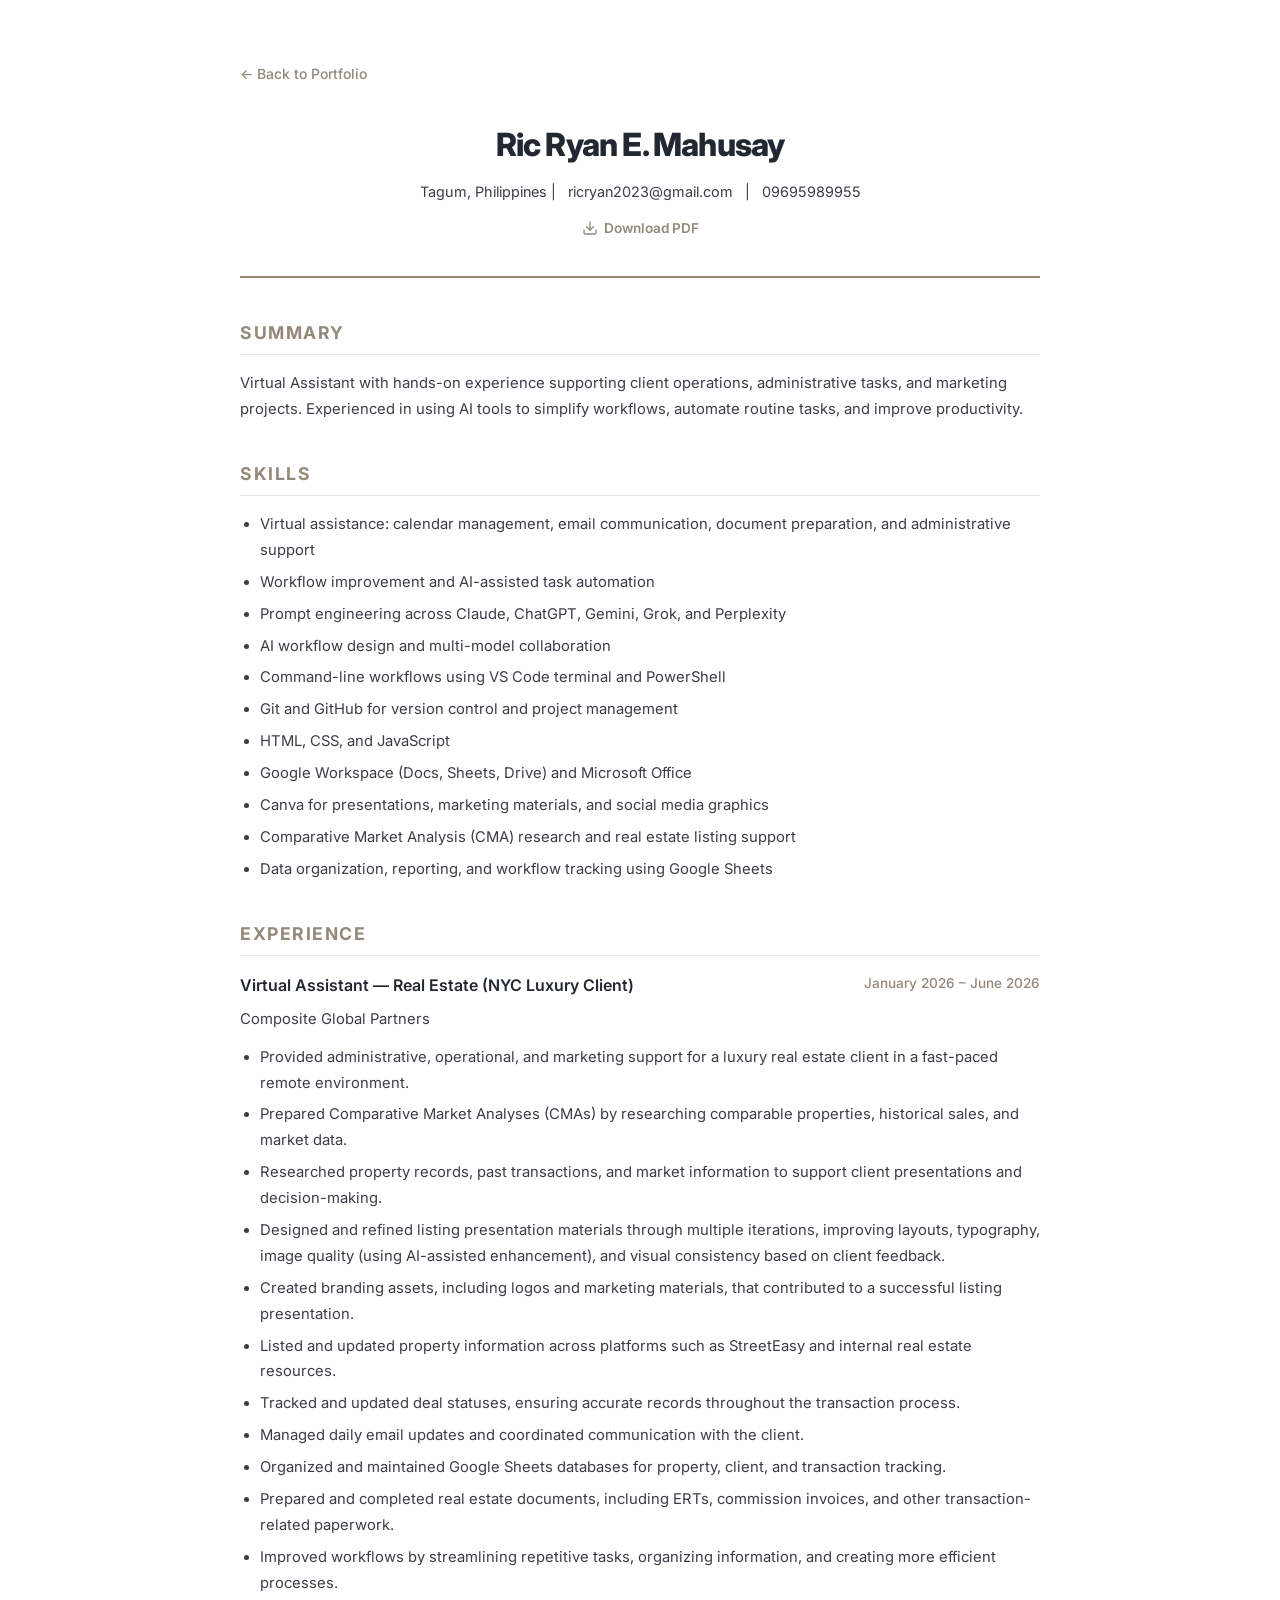
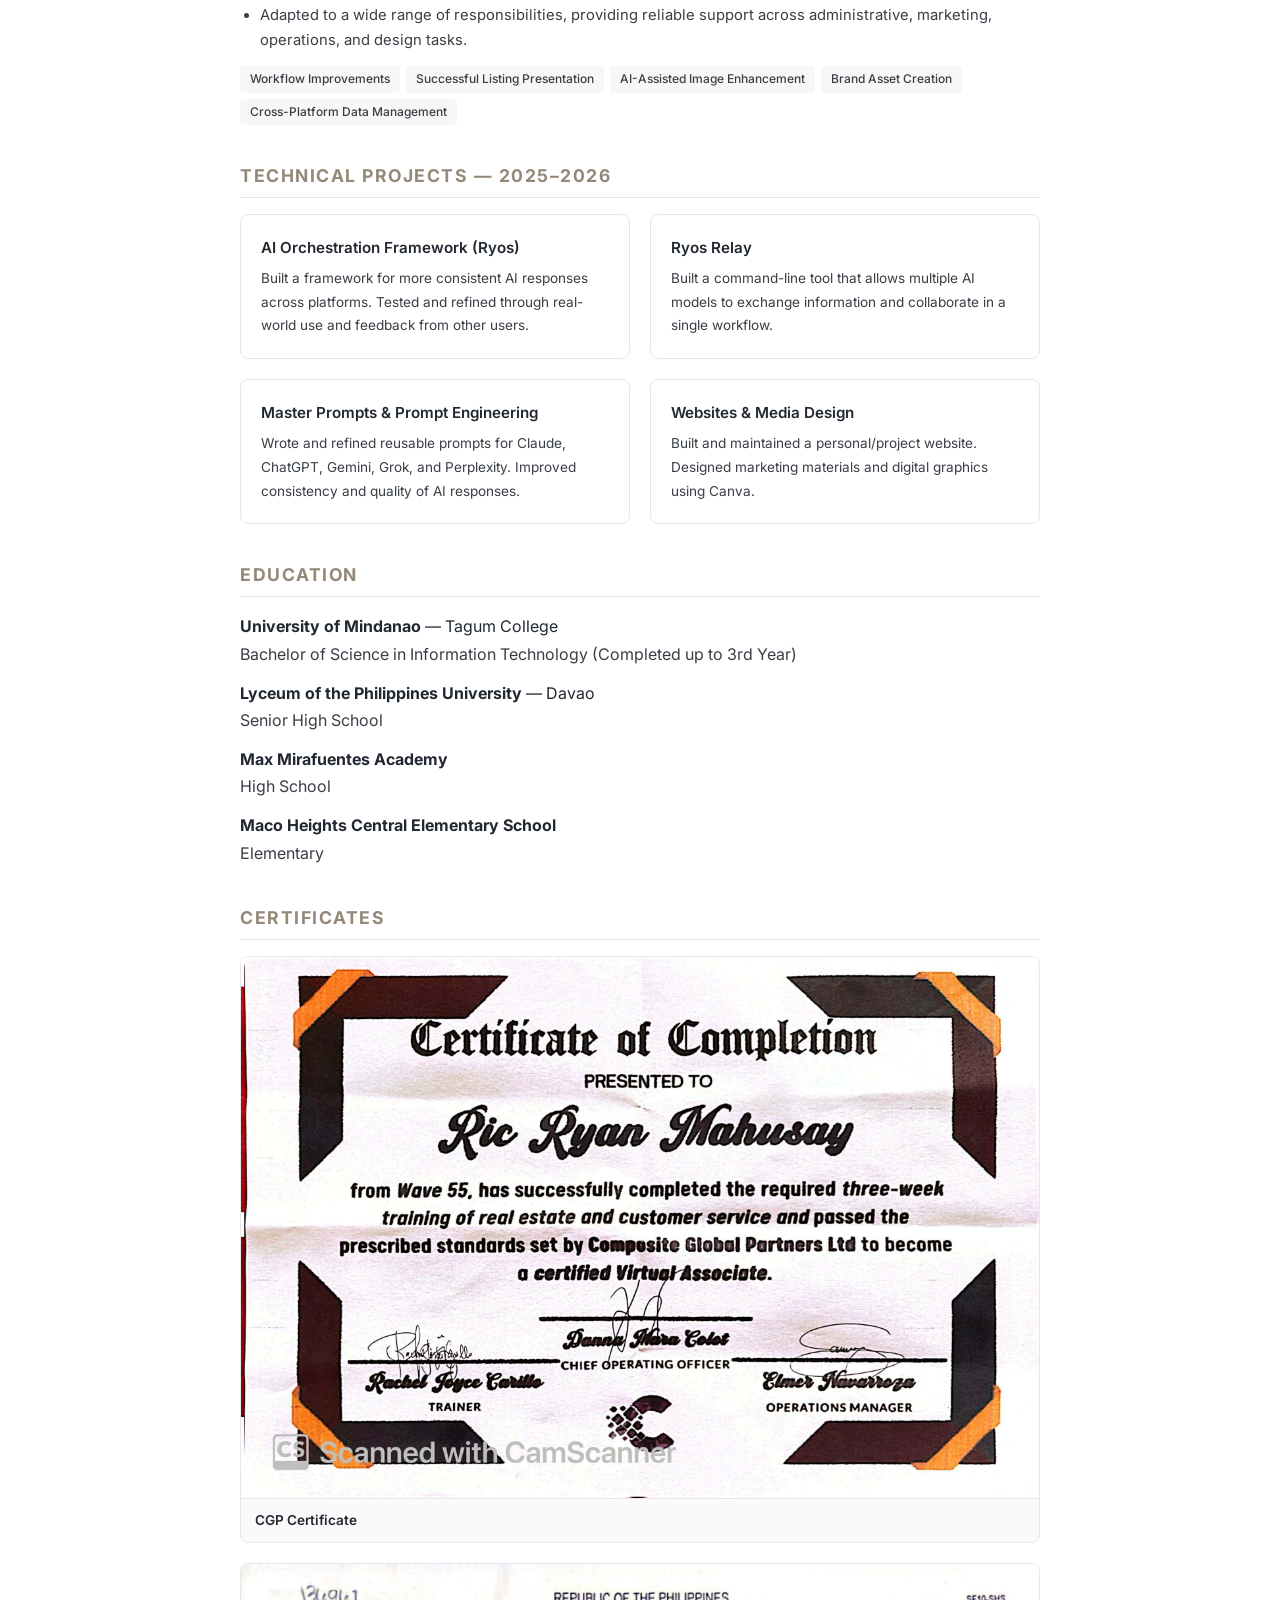
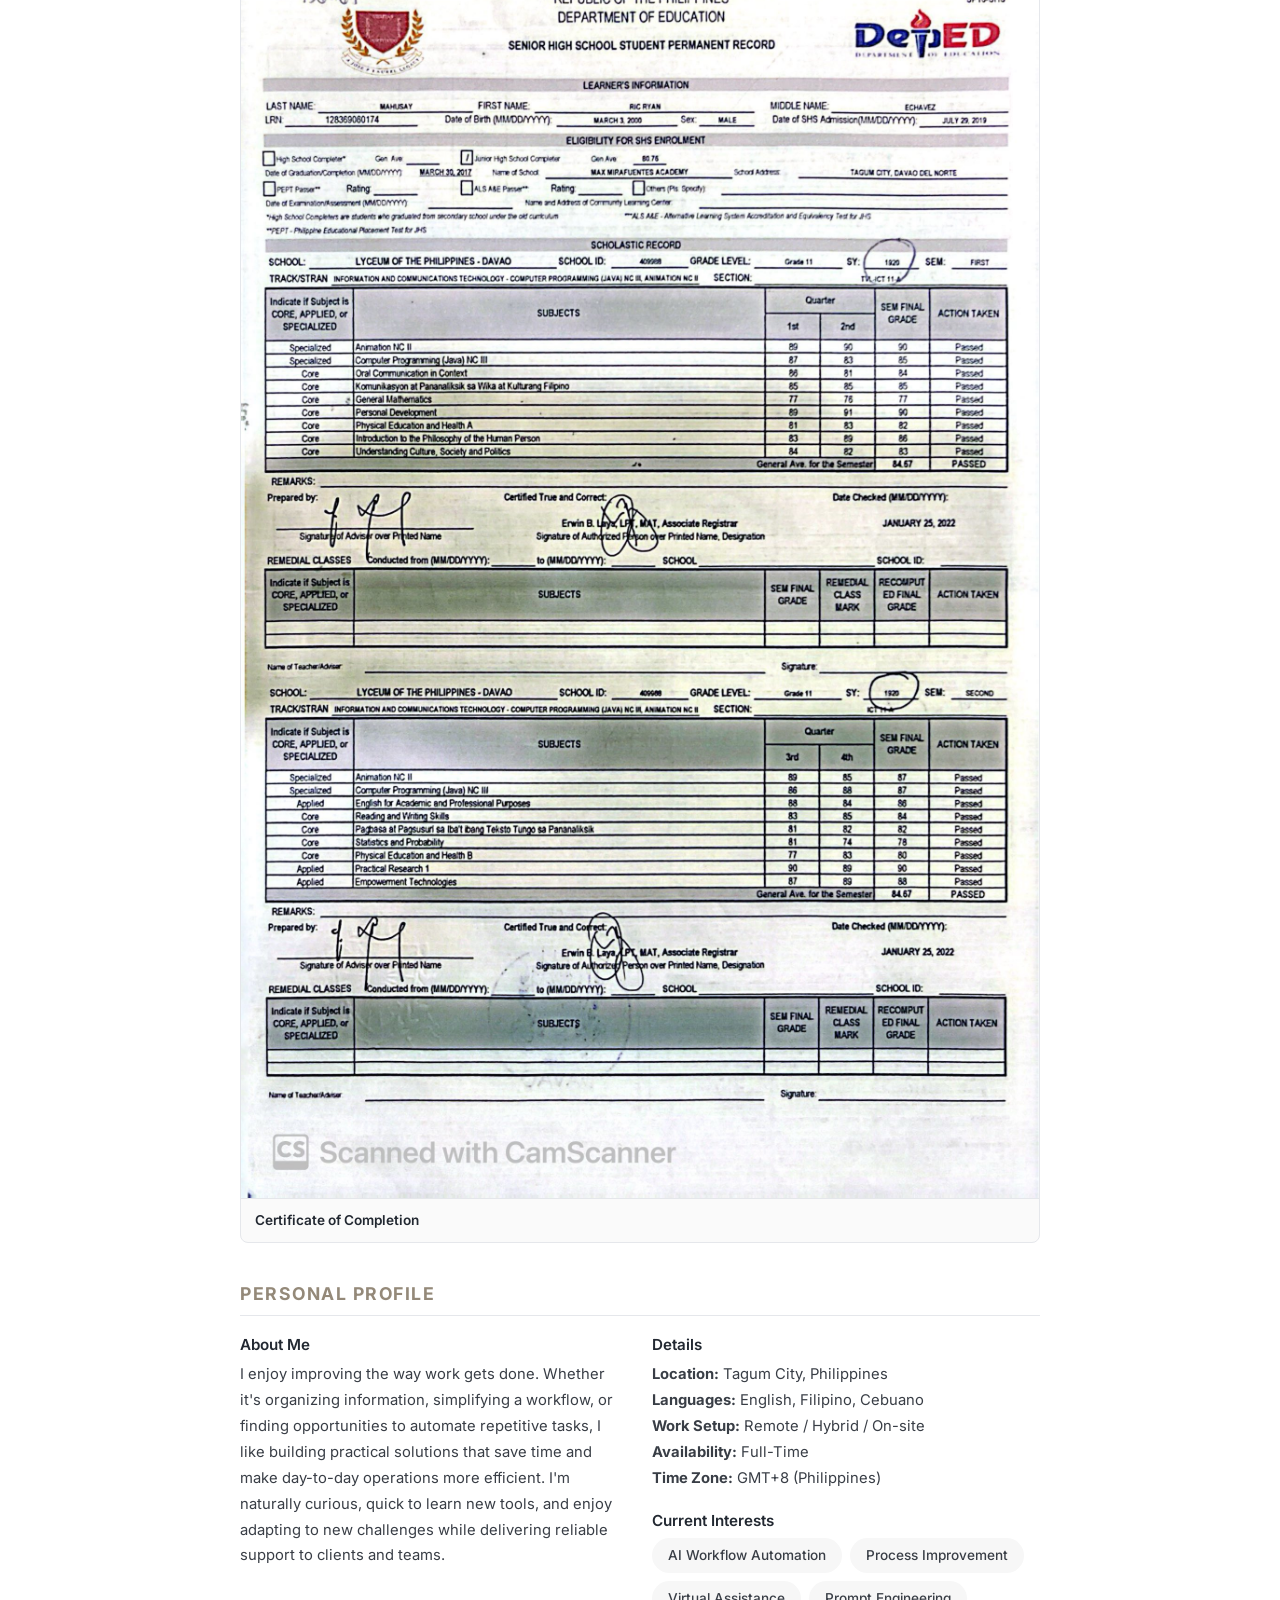
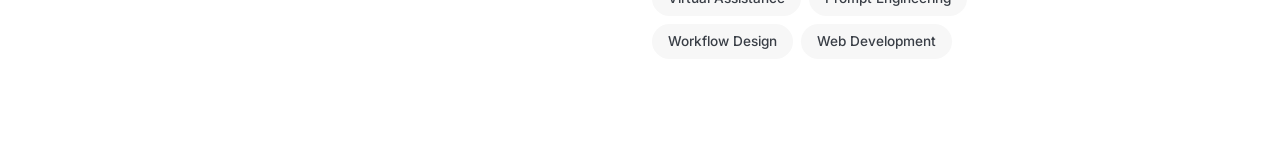
<file: Resume/index.html>
<!DOCTYPE html>
<html lang="en">
<head>
  <meta charset="UTF-8" />
  <meta name="viewport" content="width=device-width, initial-scale=1.0" />
  <meta name="description" content="Ric Ryan E. Mahusay — Resume. Virtual Assistant & AI Productivity Specialist." />
  <title>Resume — Ric Ryan E. Mahusay</title>
  <link rel="preconnect" href="https://fonts.googleapis.com" />
  <link rel="preconnect" href="https://fonts.gstatic.com" crossorigin />
  <link href="https://fonts.googleapis.com/css2?family=Inter:wght@300;400;500;600;700;800&display=swap" rel="stylesheet" />
  <style>
    :root {
      --bg: #FFFFFF;
      --text: #222831;
      --text-secondary: #393E46;
      --accent: #948979;
      --border: #E5E7EB;
      --font: 'Inter', -apple-system, BlinkMacSystemFont, 'Segoe UI', sans-serif;
    }
    *, *::before, *::after { margin: 0; padding: 0; box-sizing: border-box; }
    body {
      font-family: var(--font);
      background: var(--bg);
      color: var(--text);
      line-height: 1.7;
      -webkit-font-smoothing: antialiased;
      padding: 60px 24px;
    }
    .resume {
      max-width: 800px;
      margin: 0 auto;
    }
    .back-link {
      display: inline-block;
      margin-bottom: 32px;
      font-size: 0.875rem;
      color: var(--accent);
      text-decoration: none;
      font-weight: 500;
    }
    .back-link:hover { text-decoration: underline; }
    .header {
      text-align: center;
      margin-bottom: 40px;
      padding-bottom: 32px;
      border-bottom: 2px solid var(--accent);
    }
    .header h1 {
      font-size: 2rem;
      font-weight: 800;
      letter-spacing: -0.8px;
      margin-bottom: 8px;
    }
    .header .contact {
      font-size: 0.9rem;
      color: var(--text-secondary);
    }
    .header .contact span { margin: 0 8px; }
    .header .contact span:first-child { margin-left: 0; }
    .section {
      margin-bottom: 36px;
    }
    .section h2 {
      font-size: 1.1rem;
      font-weight: 700;
      text-transform: uppercase;
      letter-spacing: 1.5px;
      color: var(--accent);
      margin-bottom: 16px;
      padding-bottom: 6px;
      border-bottom: 1px solid var(--border);
    }
    .section p, .section li {
      font-size: 0.925rem;
      color: var(--text-secondary);
      line-height: 1.75;
    }
    .section ul {
      list-style: disc;
      padding-left: 20px;
    }
    .section li {
      margin-bottom: 6px;
    }
    .experience-header {
      display: flex;
      justify-content: space-between;
      flex-wrap: wrap;
      margin-bottom: 8px;
    }
    .experience-header h3 {
      font-size: 1rem;
      font-weight: 600;
    }
    .experience-header .date {
      font-size: 0.85rem;
      color: var(--accent);
      font-weight: 500;
    }
    .company {
      font-size: 0.9rem;
      color: var(--text-secondary);
      margin-bottom: 12px;
    }
    .tags {
      display: flex;
      flex-wrap: wrap;
      gap: 6px;
      margin-top: 12px;
    }
    .tag {
      font-size: 0.75rem;
      padding: 3px 10px;
      border-radius: 4px;
      background: #F7F7F7;
      color: var(--text-secondary);
      font-weight: 500;
    }
    .projects-grid {
      display: grid;
      grid-template-columns: 1fr 1fr;
      gap: 20px;
    }
    .project-card {
      border: 1px solid var(--border);
      border-radius: 8px;
      padding: 20px;
    }
    .project-card h3 {
      font-size: 0.95rem;
      font-weight: 600;
      margin-bottom: 6px;
    }
    .project-card p {
      font-size: 0.85rem;
    }
    .interests {
      display: flex;
      flex-wrap: wrap;
      gap: 8px;
    }
    .interest {
      font-size: 0.85rem;
      padding: 6px 16px;
      border-radius: 20px;
      background: #F7F7F7;
      color: var(--text-secondary);
      font-weight: 500;
    }
    .two-col {
      display: grid;
      grid-template-columns: 1fr 1fr;
      gap: 24px;
    }
    .certs-grid {
      display: flex;
      flex-direction: column;
      gap: 20px;
    }
    .cert-card {
      border: 1px solid var(--border);
      border-radius: 8px;
      overflow: hidden;
      background: #FAFAFA;
    }
    .cert-card img {
      width: 100%;
      display: block;
      object-fit: contain;
      background: #fff;
    }
    .cert-card .cert-label {
      padding: 10px 14px;
      font-size: 0.85rem;
      font-weight: 600;
      color: var(--text);
      border-top: 1px solid var(--border);
    }
    .download-btn {
      display: inline-flex;
      align-items: center;
      gap: 6px;
      margin-top: 12px;
      font-size: 0.85rem;
      color: var(--accent);
      text-decoration: none;
      font-weight: 600;
    }
    .download-btn:hover { text-decoration: underline; }
    @media (max-width: 600px) {
      body { padding: 32px 16px; }
      .projects-grid, .two-col { grid-template-columns: 1fr; }
      .header h1 { font-size: 1.5rem; }
    }
    @media print {
      body { padding: 0; font-size: 11pt; }
      .back-link, .download-btn { display: none; }
      .section { break-inside: avoid; }
    }
  </style>
</head>
<body>
  <div class="resume">
    <a href="../index.html" class="back-link">&larr; Back to Portfolio</a>

    <!-- Header -->
    <div class="header">
      <h1>Ric Ryan E. Mahusay</h1>
      <p class="contact">
        Tagum, Philippines
        <span>|</span> ricryan2023@gmail.com
        <span>|</span> 09695989955
      </p>
      <a href="../assets/resume/Ric-Ryan-Resume.pdf" class="download-btn" download>
        <svg width="16" height="16" viewBox="0 0 24 24" fill="none" stroke="currentColor" stroke-width="2" stroke-linecap="round" stroke-linejoin="round"><path d="M21 15v4a2 2 0 01-2 2H5a2 2 0 01-2-2v-4"/><polyline points="7 10 12 15 17 10"/><line x1="12" y1="15" x2="12" y2="3"/></svg>
        Download PDF
      </a>
    </div>

    <!-- Summary -->
    <div class="section">
      <h2>Summary</h2>
      <p>Virtual Assistant with hands-on experience supporting client operations, administrative tasks, and marketing projects. Experienced in using AI tools to simplify workflows, automate routine tasks, and improve productivity.</p>
    </div>

    <!-- Skills -->
    <div class="section">
      <h2>Skills</h2>
      <ul>
        <li>Virtual assistance: calendar management, email communication, document preparation, and administrative support</li>
        <li>Workflow improvement and AI-assisted task automation</li>
        <li>Prompt engineering across Claude, ChatGPT, Gemini, Grok, and Perplexity</li>
        <li>AI workflow design and multi-model collaboration</li>
        <li>Command-line workflows using VS Code terminal and PowerShell</li>
        <li>Git and GitHub for version control and project management</li>
        <li>HTML, CSS, and JavaScript</li>
        <li>Google Workspace (Docs, Sheets, Drive) and Microsoft Office</li>
        <li>Canva for presentations, marketing materials, and social media graphics</li>
        <li>Comparative Market Analysis (CMA) research and real estate listing support</li>
        <li>Data organization, reporting, and workflow tracking using Google Sheets</li>
      </ul>
    </div>

    <!-- Experience -->
    <div class="section">
      <h2>Experience</h2>
      <div class="experience-header">
        <h3>Virtual Assistant &mdash; Real Estate (NYC Luxury Client)</h3>
        <span class="date">January 2026 &ndash; June 2026</span>
      </div>
      <p class="company">Composite Global Partners</p>
      <ul>
        <li>Provided administrative, operational, and marketing support for a luxury real estate client in a fast-paced remote environment.</li>
        <li>Prepared Comparative Market Analyses (CMAs) by researching comparable properties, historical sales, and market data.</li>
        <li>Researched property records, past transactions, and market information to support client presentations and decision-making.</li>
        <li>Designed and refined listing presentation materials through multiple iterations, improving layouts, typography, image quality (using AI-assisted enhancement), and visual consistency based on client feedback.</li>
        <li>Created branding assets, including logos and marketing materials, that contributed to a successful listing presentation.</li>
        <li>Listed and updated property information across platforms such as StreetEasy and internal real estate resources.</li>
        <li>Tracked and updated deal statuses, ensuring accurate records throughout the transaction process.</li>
        <li>Managed daily email updates and coordinated communication with the client.</li>
        <li>Organized and maintained Google Sheets databases for property, client, and transaction tracking.</li>
        <li>Prepared and completed real estate documents, including ERTs, commission invoices, and other transaction-related paperwork.</li>
        <li>Improved workflows by streamlining repetitive tasks, organizing information, and creating more efficient processes.</li>
        <li>Adapted to a wide range of responsibilities, providing reliable support across administrative, marketing, operations, and design tasks.</li>
      </ul>
      <div class="tags">
        <span class="tag">Workflow Improvements</span>
        <span class="tag">Successful Listing Presentation</span>
        <span class="tag">AI-Assisted Image Enhancement</span>
        <span class="tag">Brand Asset Creation</span>
        <span class="tag">Cross-Platform Data Management</span>
      </div>
    </div>

    <!-- Projects -->
    <div class="section">
      <h2>Technical Projects — 2025&ndash;2026</h2>
      <div class="projects-grid">
        <div class="project-card">
          <h3>AI Orchestration Framework (Ryos)</h3>
          <p>Built a framework for more consistent AI responses across platforms. Tested and refined through real-world use and feedback from other users.</p>
        </div>
        <div class="project-card">
          <h3>Ryos Relay</h3>
          <p>Built a command-line tool that allows multiple AI models to exchange information and collaborate in a single workflow.</p>
        </div>
        <div class="project-card">
          <h3>Master Prompts &amp; Prompt Engineering</h3>
          <p>Wrote and refined reusable prompts for Claude, ChatGPT, Gemini, Grok, and Perplexity. Improved consistency and quality of AI responses.</p>
        </div>
        <div class="project-card">
          <h3>Websites &amp; Media Design</h3>
          <p>Built and maintained a personal/project website. Designed marketing materials and digital graphics using Canva.</p>
        </div>
      </div>
    </div>

    <!-- Education -->
    <div class="section">
      <h2>Education</h2>
      <div style="margin-bottom:12px;">
        <strong>University of Mindanao</strong> &mdash; Tagum College<br />
        <span style="color:var(--text-secondary);">Bachelor of Science in Information Technology (Completed up to 3rd Year)</span>
      </div>
      <div style="margin-bottom:12px;">
        <strong>Lyceum of the Philippines University</strong> &mdash; Davao<br />
        <span style="color:var(--text-secondary);">Senior High School</span>
      </div>
      <div style="margin-bottom:12px;">
        <strong>Max Mirafuentes Academy</strong><br />
        <span style="color:var(--text-secondary);">High School</span>
      </div>
      <div>
        <strong>Maco Heights Central Elementary School</strong><br />
        <span style="color:var(--text-secondary);">Elementary</span>
      </div>
    </div>

    <!-- Certificates -->
    <div class="section">
      <h2>Certificates</h2>
      <div class="certs-grid">
        <div class="cert-card">
          <img src="../assets/images/CGP%20Certificate.jpg" alt="CGP Certificate" loading="lazy" />
          <div class="cert-label">CGP Certificate</div>
        </div>
        <div class="cert-card">
          <img src="../assets/images/CamScanner%207-11-26%2008.31_1.jpeg" alt="Certificate" loading="lazy" />
          <div class="cert-label">Certificate of Completion</div>
        </div>
      </div>
    </div>

    <!-- Personal -->
    <div class="section">
      <h2>Personal Profile</h2>
      <div class="two-col">
        <div>
          <h3 style="font-size:0.95rem;font-weight:600;margin-bottom:4px;">About Me</h3>
          <p>I enjoy improving the way work gets done. Whether it's organizing information, simplifying a workflow, or finding opportunities to automate repetitive tasks, I like building practical solutions that save time and make day-to-day operations more efficient. I'm naturally curious, quick to learn new tools, and enjoy adapting to new challenges while delivering reliable support to clients and teams.</p>
        </div>
        <div>
          <h3 style="font-size:0.95rem;font-weight:600;margin-bottom:4px;">Details</h3>
          <p>
            <strong>Location:</strong> Tagum City, Philippines<br />
            <strong>Languages:</strong> English, Filipino, Cebuano<br />
            <strong>Work Setup:</strong> Remote / Hybrid / On-site<br />
            <strong>Availability:</strong> Full-Time<br />
            <strong>Time Zone:</strong> GMT+8 (Philippines)
          </p>
          <h3 style="font-size:0.95rem;font-weight:600;margin:16px 0 4px;">Current Interests</h3>
          <div class="interests">
            <span class="interest">AI Workflow Automation</span>
            <span class="interest">Process Improvement</span>
            <span class="interest">Virtual Assistance</span>
            <span class="interest">Prompt Engineering</span>
            <span class="interest">Workflow Design</span>
            <span class="interest">Web Development</span>
          </div>
        </div>
      </div>
    </div>
  </div>
</body>
</html>
</file>
